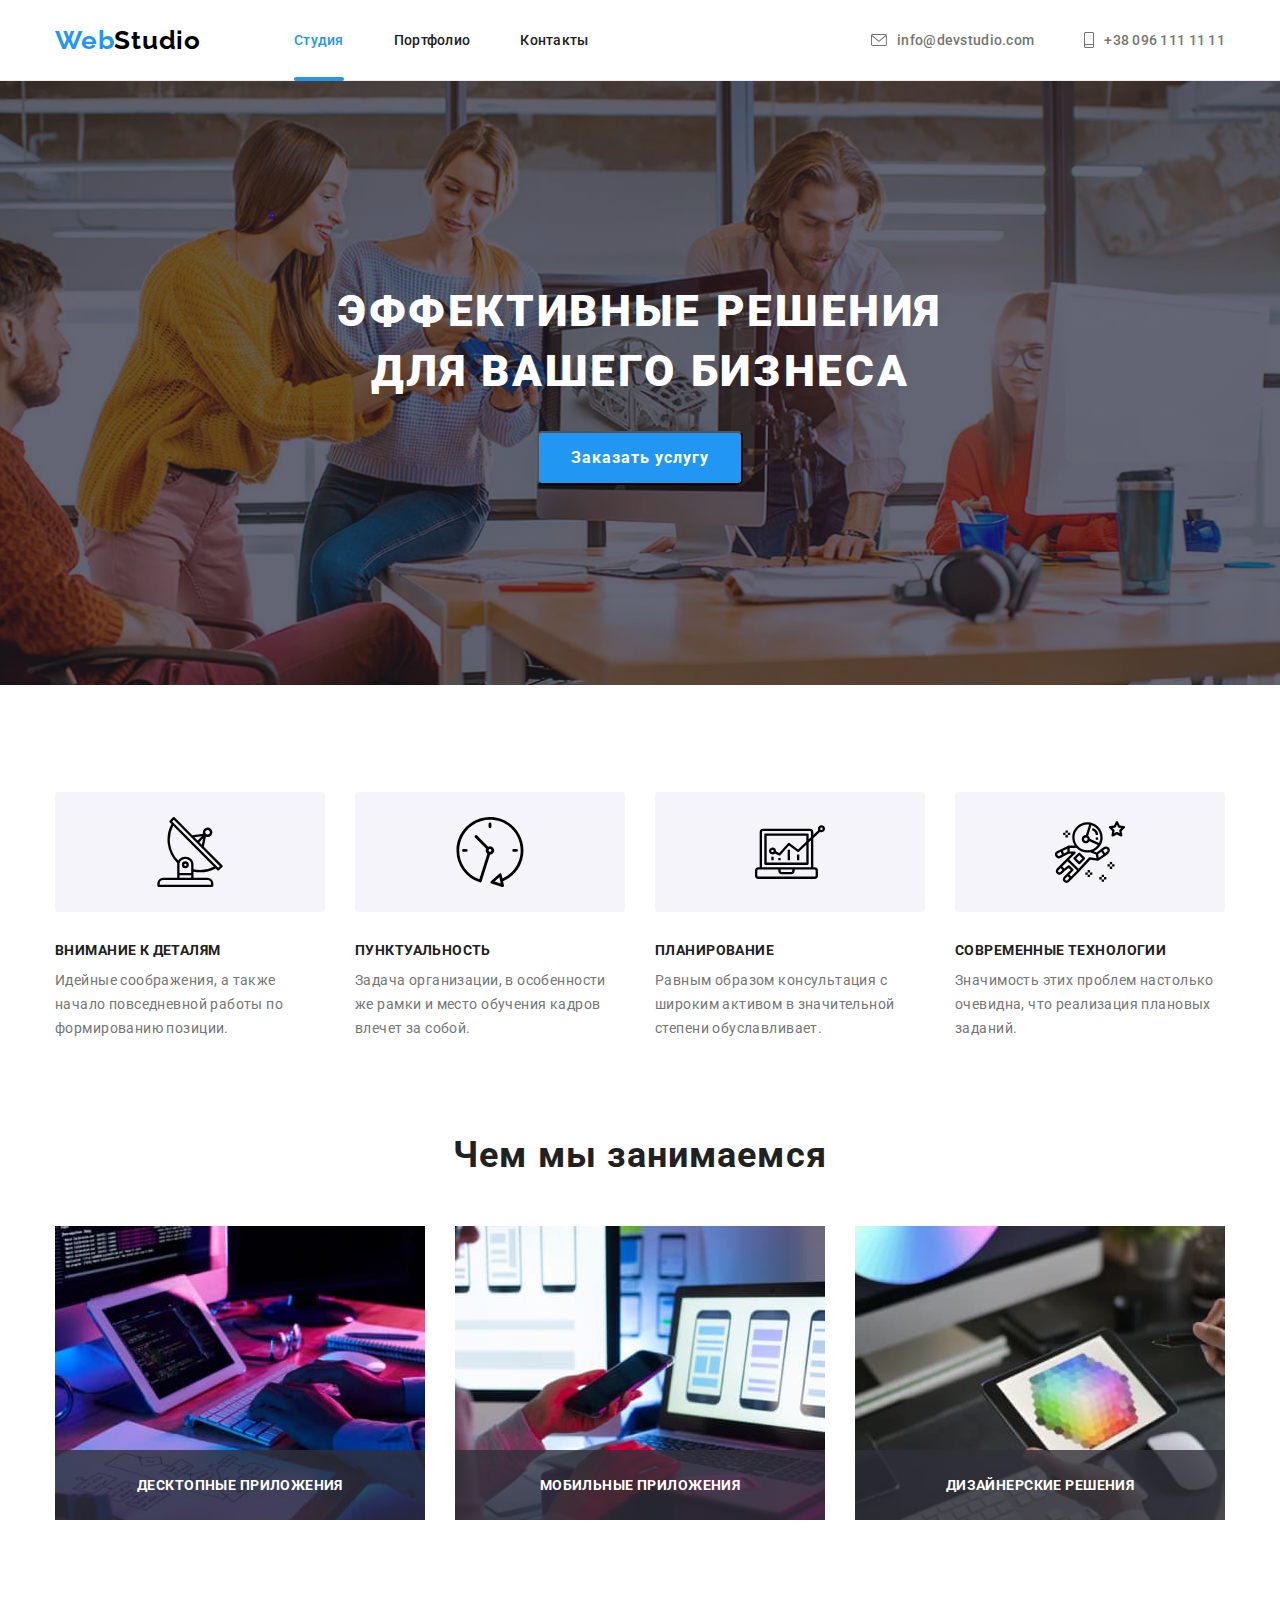
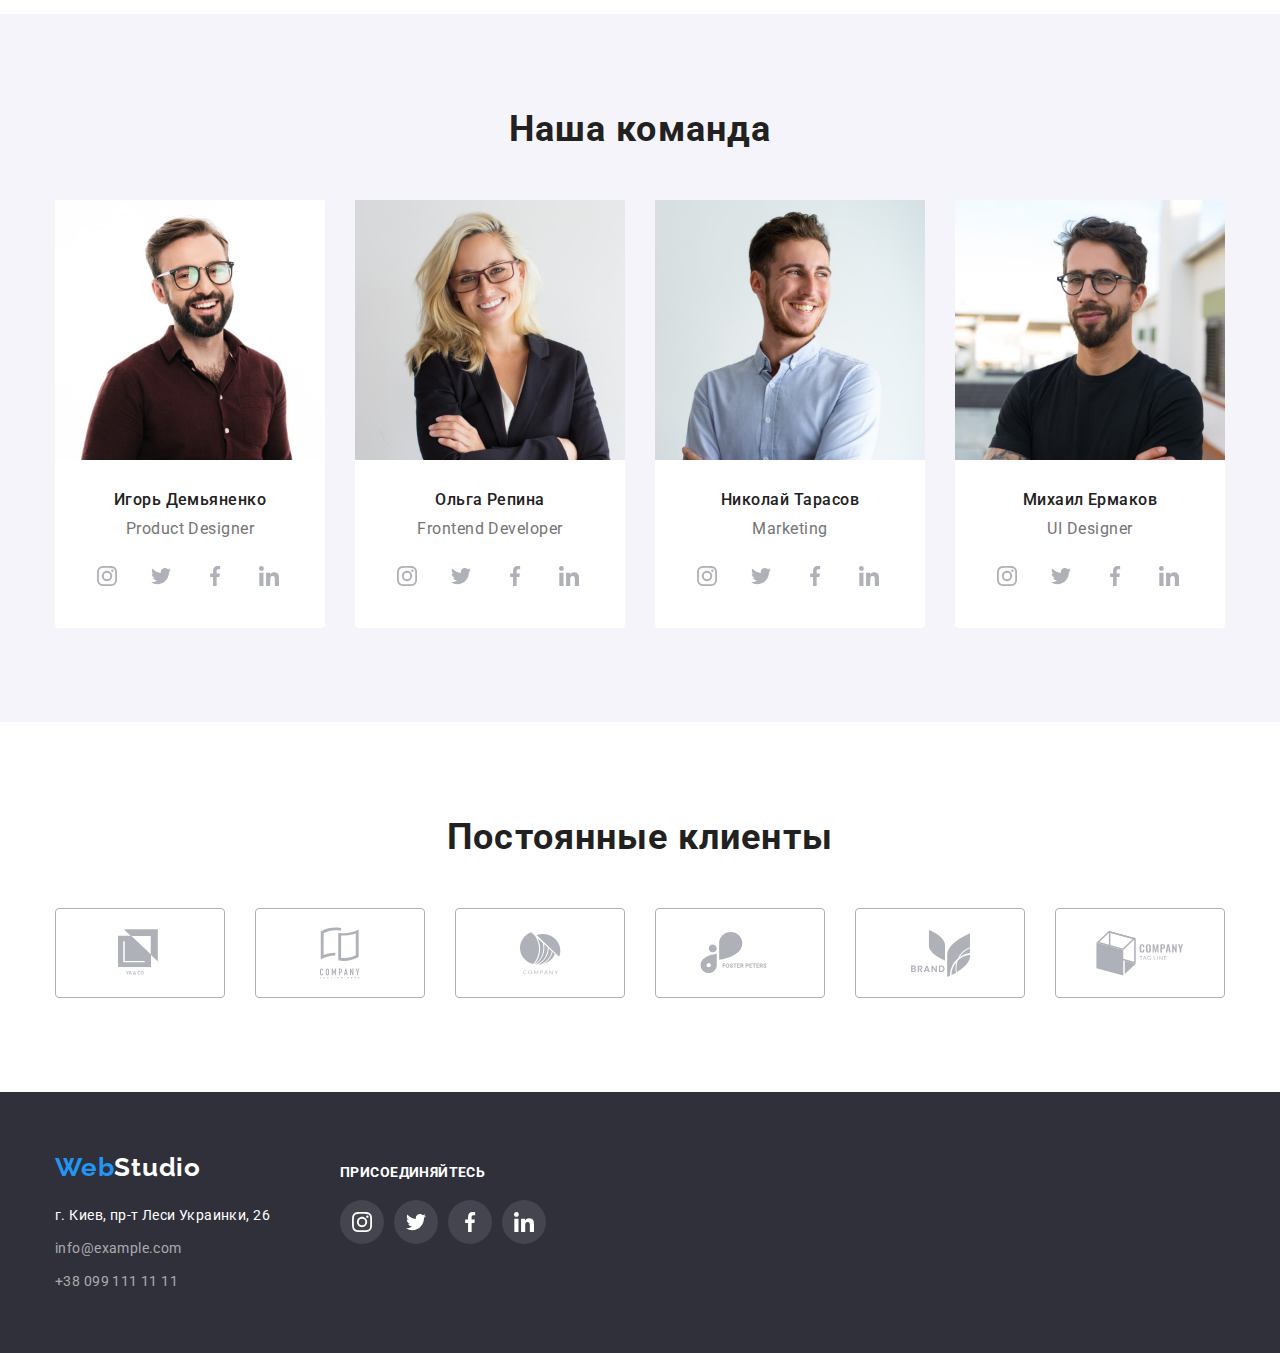
<file: index.html>
<!DOCTYPE html>
<html lang="ru">
  <head>
    <meta charset="UTF-8" />
    <meta name="viewport" content="width=device-width, initial-scale=1.0" />
    <title>Студия</title>
    <link rel="preconnect" href="https://fonts.gstatic.com" />
    <link
      href="https://fonts.googleapis.com/css2?family=Raleway:wght@400;700&family=Roboto:wght@400;500;700;900&display=swap"
      rel="stylesheet"
    />
    <link rel="stylesheet" href="./css/modern-normalize.css" />
    <link rel="stylesheet" href="./css/styles.css" />
  </head>
  <body>
    <!-- навигация в верху страницы-->
    <header class="header-section">
      <div class="container">
        <nav class="nav-logo">
          <a href="./index.html" class="logo-link"
            ><span class="logo-link-part">Web</span>Studio</a
          >
          <ul class="nav-header">
            <li><a href="" class="nav-header-item current">Студия</a></li>
            <li>
              <a href="./portfolio.html" class="nav-header-item">Портфолио</a>
            </li>
            <li><a href="" class="nav-header-item">Контакты</a></li>
          </ul>
          <ul class="header-contacts">
            <li>
              <a href="mailto:info@devstudio.com" class="header-contacts-item">
                <svg class="icon-mail" width="16" height="12">
                  <use
                    href="./images/icons/symbol-defs.svg#icon-envelope"
                  ></use>
                </svg>
                info@devstudio.com</a
              >
            </li>
            <li>
              <a href="tel:+380961111111" class="header-contacts-item">
                <svg class="icon-smartphone" width="10" height="16">
                  <use
                    href="./images/icons/symbol-defs.svg#icon-smartphone"
                  ></use>
                </svg>
                +38 096 111 11 11</a
              >
            </li>
          </ul>
        </nav>
      </div>
    </header>

    <main>
      <!-- заказать услугу -->
      <section class="tagline-section">
        <div class="container">
          <h1 class="tagline-section-title">
            Эффективные решения для вашего бизнеса
          </h1>
          <button type="button" class="tagline-section-order" data-modal-open>
            Заказать услугу
          </button>
        </div>

        <!-- МОДАЛКА -->
        <div class="backdrop is-hidden" data-modal>
          <div class="modal">
            <button type="button" class="button-modal-close" data-modal-close>
              <svg width="11" height="11">
                <use
                  href="./images/icons/symbol-defs.svg#icon-close-modal"
                ></use>
              </svg>
            </button>
            <p>
              Lorem ipsum dolor sit amet consectetur adipisicing elit. Nulla
              quis debitis quibusdam doloremque perspiciatis distinctio
              consequuntur nobis ipsa dolore earum quisquam qui eveniet maxime
              ad, numquam libero quos, veritatis accusantium similique tempora
              nemo? Quo consequuntur iusto eius aut facilis doloribus aliquam
              quae vitae dolor voluptatibus? Accusamus corrupti cumque odio
              illo.
            </p>
          </div>
        </div>
      </section>

      <!-- особенности (Наши преимущества) -->
      <section class="container advantages-section">
        <h2 class="visually-hidden">Наши преимущества</h2>
        <ul class="advantages-section-list">
          <li>
            <div class="icon-advantages-wrapper">
              <svg class="icon-advantages" width="70" height="70">
                <use href="./images/icons/symbol-defs.svg#icon-antenna-1"></use>
              </svg>
            </div>
            <h3 class="advantages-section-title">Внимание к деталям</h3>
            <p class="advantages-section-text">
              Идейные соображения, а также начало повседневной работы по
              формированию позиции.
            </p>
          </li>
          <li>
            <div class="icon-advantages-wrapper">
              <svg class="icon-advantages" width="70" height="70">
                <use href="./images/icons/symbol-defs.svg#icon-clock-1"></use>
              </svg>
            </div>
            <h3 class="advantages-section-title">Пунктуальность</h3>
            <p class="advantages-section-text">
              Задача организации, в особенности же рамки и место обучения кадров
              влечет за собой.
            </p>
          </li>
          <li>
            <div class="icon-advantages-wrapper">
              <svg class="icon-advantages" width="70" height="70">
                <use href="./images/icons/symbol-defs.svg#icon-diagram-1"></use>
              </svg>
            </div>
            <h3 class="advantages-section-title">Планирование</h3>
            <p class="advantages-section-text">
              Равным образом консультация с широким активом в значительной
              степени обуславливает.
            </p>
          </li>
          <li>
            <div class="icon-advantages-wrapper">
              <svg class="icon-advantages" width="70" height="70">
                <use
                  href="./images/icons/symbol-defs.svg#icon-astronaut-1"
                ></use>
              </svg>
            </div>
            <h3 class="advantages-section-title">Современные технологии</h3>
            <p class="advantages-section-text">
              Значимость этих проблем настолько очевидна, что реализация
              плановых заданий.
            </p>
          </li>
        </ul>
      </section>

      <!-- чем мы занимаемся -->
      <section class="busy-section container">
        <h2 class="section-title">Чем мы занимаемся</h2>
        <ul class="busy-section-list">
          <li>
            <img src="./images/pc-graph.jpg" alt="Разработка" />
            <p>Десктопные приложения</p>
          </li>
          <li>
            <img src="./images/mob-pc.jpg" alt="Приложения" />
            <p>Мобильные приложения</p>
          </li>
          <li>
            <img src="./images/pocket-color.jpg" alt="Дизайн" />
            <p>Дизайнерские решения</p>
          </li>
        </ul>
      </section>

      <!-- наша команда -->
      <section class="team-section">
        <div class="container">
          <h2 class="section-title">Наша команда</h2>
          <ul>
            <li class="team-section-item">
              <img src="./images/idemyanenko.jpg" alt="Игорь Демьяненко" />
              <div class="team-section-text">
                <h3 class="team-section-name">Игорь Демьяненко</h3>
                <p class="team-section-position">Product Designer</p>
                <ul class="team-social-list">
                  <li class="team-social-item">
                    <a href="#" class="team-social-link">
                      <svg width="44" height="44">
                        <use
                          href="./images/icons/symbol-defs.svg#icon-instagram-2"
                        ></use>
                      </svg>
                    </a>
                  </li>
                  <li class="team-social-item">
                    <a href="#" class="team-social-link">
                      <svg width="44" height="44">
                        <use
                          href="./images/icons/symbol-defs.svg#icon-twitter-1"
                        ></use>
                      </svg>
                    </a>
                  </li>
                  <li class="team-social-item">
                    <a href="#" class="team-social-link">
                      <svg width="44" height="44">
                        <use
                          href="./images/icons/symbol-defs.svg#icon-facebook-1"
                        ></use>
                      </svg>
                    </a>
                  </li>
                  <li class="team-social-item">
                    <a href="#" class="team-social-link">
                      <svg width="44" height="44">
                        <use
                          href="./images/icons/symbol-defs.svg#icon-linkedin-1"
                        ></use>
                      </svg>
                    </a>
                  </li>
                </ul>
              </div>
            </li>
            <li class="team-section-item">
              <img src="./images/orepina.jpg" alt="Ольга Репина" />
              <div class="team-section-text">
                <h3 class="team-section-name">Ольга Репина</h3>
                <p class="team-section-position">Frontend Developer</p>
                <ul class="team-social-list">
                  <li class="team-social-item">
                    <a href="#" class="team-social-link">
                      <svg width="44" height="44">
                        <use
                          href="./images/icons/symbol-defs.svg#icon-instagram-2"
                        ></use>
                      </svg>
                    </a>
                  </li>
                  <li class="team-social-item">
                    <a href="#" class="team-social-link">
                      <svg width="44" height="44">
                        <use
                          href="./images/icons/symbol-defs.svg#icon-twitter-1"
                        ></use>
                      </svg>
                    </a>
                  </li>
                  <li class="team-social-item">
                    <a href="#" class="team-social-link">
                      <svg width="44" height="44">
                        <use
                          href="./images/icons/symbol-defs.svg#icon-facebook-1"
                        ></use>
                      </svg>
                    </a>
                  </li>
                  <li class="team-social-item">
                    <a href="#" class="team-social-link">
                      <svg width="44" height="44">
                        <use
                          href="./images/icons/symbol-defs.svg#icon-linkedin-1"
                        ></use>
                      </svg>
                    </a>
                  </li>
                </ul>
              </div>
            </li>
            <li class="team-section-item">
              <img src="./images/ntarasov.jpg" alt="Николай Тарасов" />
              <div class="team-section-text">
                <h3 class="team-section-name">Николай Тарасов</h3>
                <p class="team-section-position">Marketing</p>
                <ul class="team-social-list">
                  <li class="team-social-item">
                    <a href="#" class="team-social-link">
                      <svg width="44" height="44">
                        <use
                          href="./images/icons/symbol-defs.svg#icon-instagram-2"
                        ></use>
                      </svg>
                    </a>
                  </li>
                  <li class="team-social-item">
                    <a href="#" class="team-social-link">
                      <svg width="44" height="44">
                        <use
                          href="./images/icons/symbol-defs.svg#icon-twitter-1"
                        ></use>
                      </svg>
                    </a>
                  </li>
                  <li class="team-social-item">
                    <a href="#" class="team-social-link">
                      <svg width="44" height="44">
                        <use
                          href="./images/icons/symbol-defs.svg#icon-facebook-1"
                        ></use>
                      </svg>
                    </a>
                  </li>
                  <li class="team-social-item">
                    <a href="#" class="team-social-link">
                      <svg width="44" height="44">
                        <use
                          href="./images/icons/symbol-defs.svg#icon-linkedin-1"
                        ></use>
                      </svg>
                    </a>
                  </li>
                </ul>
              </div>
            </li>
            <li class="team-section-item">
              <img src="./images/mermakov.jpg" alt="Михаил Ермаков" />
              <div class="team-section-text">
                <h3 class="team-section-name">Михаил Ермаков</h3>
                <p class="team-section-position">UI Designer</p>
                <ul class="team-social-list">
                  <li class="team-social-item">
                    <a href="#" class="team-social-link">
                      <svg width="44" height="44">
                        <use
                          href="./images/icons/symbol-defs.svg#icon-instagram-2"
                        ></use>
                      </svg>
                    </a>
                  </li>
                  <li class="team-social-item">
                    <a href="#" class="team-social-link">
                      <svg width="44" height="44">
                        <use
                          href="./images/icons/symbol-defs.svg#icon-twitter-1"
                        ></use>
                      </svg>
                    </a>
                  </li>
                  <li class="team-social-item">
                    <a href="#" class="team-social-link">
                      <svg width="44" height="44">
                        <use
                          href="./images/icons/symbol-defs.svg#icon-facebook-1"
                        ></use>
                      </svg>
                    </a>
                  </li>
                  <li class="team-social-item">
                    <a href="#" class="team-social-link">
                      <svg width="44" height="44">
                        <use
                          href="./images/icons/symbol-defs.svg#icon-linkedin-1"
                        ></use>
                      </svg>
                    </a>
                  </li>
                </ul>
              </div>
            </li>
          </ul>
        </div>
      </section>

      <!-- СЕКЦИЯ ПОСТОЯННЫЕ КЛИЕНТЫ -->
      <section class="regular-customers">
        <div class="container">
          <h2 class="section-title">Постоянные клиенты</h2>
          <ul class="regular-list">
            <li>
              <a href="#" class="regular-link">
                <svg width="44" height="49">
                  <use href="./images/icons/symbol-defs.svg#icon-logo-1"></use>
                </svg>
              </a>
            </li>
            <li>
              <div class="icon-regular-wrapper">
                <a href="#" class="regular-link">
                  <svg width="40" height="52">
                    <use
                      href="./images/icons/symbol-defs.svg#icon-logo-2"
                    ></use>
                  </svg>
                </a>
              </div>
            </li>
            <li>
              <div class="icon-regular-wrapper">
                <a href="#" class="regular-link">
                  <svg width="41" height="43">
                    <use
                      href="./images/icons/symbol-defs.svg#icon-logo-3"
                    ></use>
                  </svg>
                </a>
              </div>
            </li>
            <li>
              <div class="icon-regular-wrapper">
                <a href="#" class="regular-link">
                  <svg width="80" height="42">
                    <use
                      href="./images/icons/symbol-defs.svg#icon-logo-4"
                    ></use>
                  </svg>
                </a>
              </div>
            </li>
            <li>
              <div class="icon-regular-wrapper">
                <a href="#" class="regular-link">
                  <svg width="59" height="47">
                    <use
                      href="./images/icons/symbol-defs.svg#icon-logo-5"
                    ></use>
                  </svg>
                </a>
              </div>
            </li>
            <li>
              <div class="icon-regular-wrapper">
                <a href="#" class="regular-link">
                  <svg width="88" height="45">
                    <use
                      href="./images/icons/symbol-defs.svg#icon-logo-6"
                    ></use>
                  </svg>
                </a>
              </div>
            </li>
          </ul>
        </div>
      </section>
    </main>

    <!-- footer -->
    <footer class="footer">
      <div class="container">
        <div class="footer-contacts-wrapper">
          <a href="./index.html" class="logo-link-footer"
            ><span class="logo-link-part">Web</span>Studio</a
          >
          <address>
            <p class="footer-location-text">г. Киев, пр-т Леси Украинки, 26</p>
            <a href="mailto:info@example.com" class="footer-contacts"
              >info@example.com
            </a>
            <a href="tel:+380991111111" class="footer-contacts"
              >+38 099 111 11 11
            </a>
          </address>
        </div>
        <div class="footer-join">
          <h3>Присоединяйтесь</h3>
          <ul class="footer-social-list">
            <li class="footer-social-item">
              <a href="#" class="footer-social-link">
                <svg width="44" height="44">
                  <use
                    href="./images/icons/symbol-defs.svg#icon-instagram-2"
                  ></use>
                </svg>
              </a>
            </li>
            <li class="footer-social-item">
              <a href="#" class="footer-social-link">
                <svg width="44" height="44">
                  <use
                    href="./images/icons/symbol-defs.svg#icon-twitter-1"
                  ></use>
                </svg>
              </a>
            </li>
            <li class="footer-social-item">
              <a href="#" class="footer-social-link">
                <svg width="44" height="44">
                  <use
                    href="./images/icons/symbol-defs.svg#icon-facebook-1"
                  ></use>
                </svg>
              </a>
            </li>
            <li class="footer-social-item">
              <a href="#" class="footer-social-link">
                <svg width="44" height="44">
                  <use
                    href="./images/icons/symbol-defs.svg#icon-linkedin-1"
                  ></use>
                </svg>
              </a>
            </li>
          </ul>
        </div>
      </div>
    </footer>

    <script src="./js/modal.js"></script>
  </body>
</html>
</file>
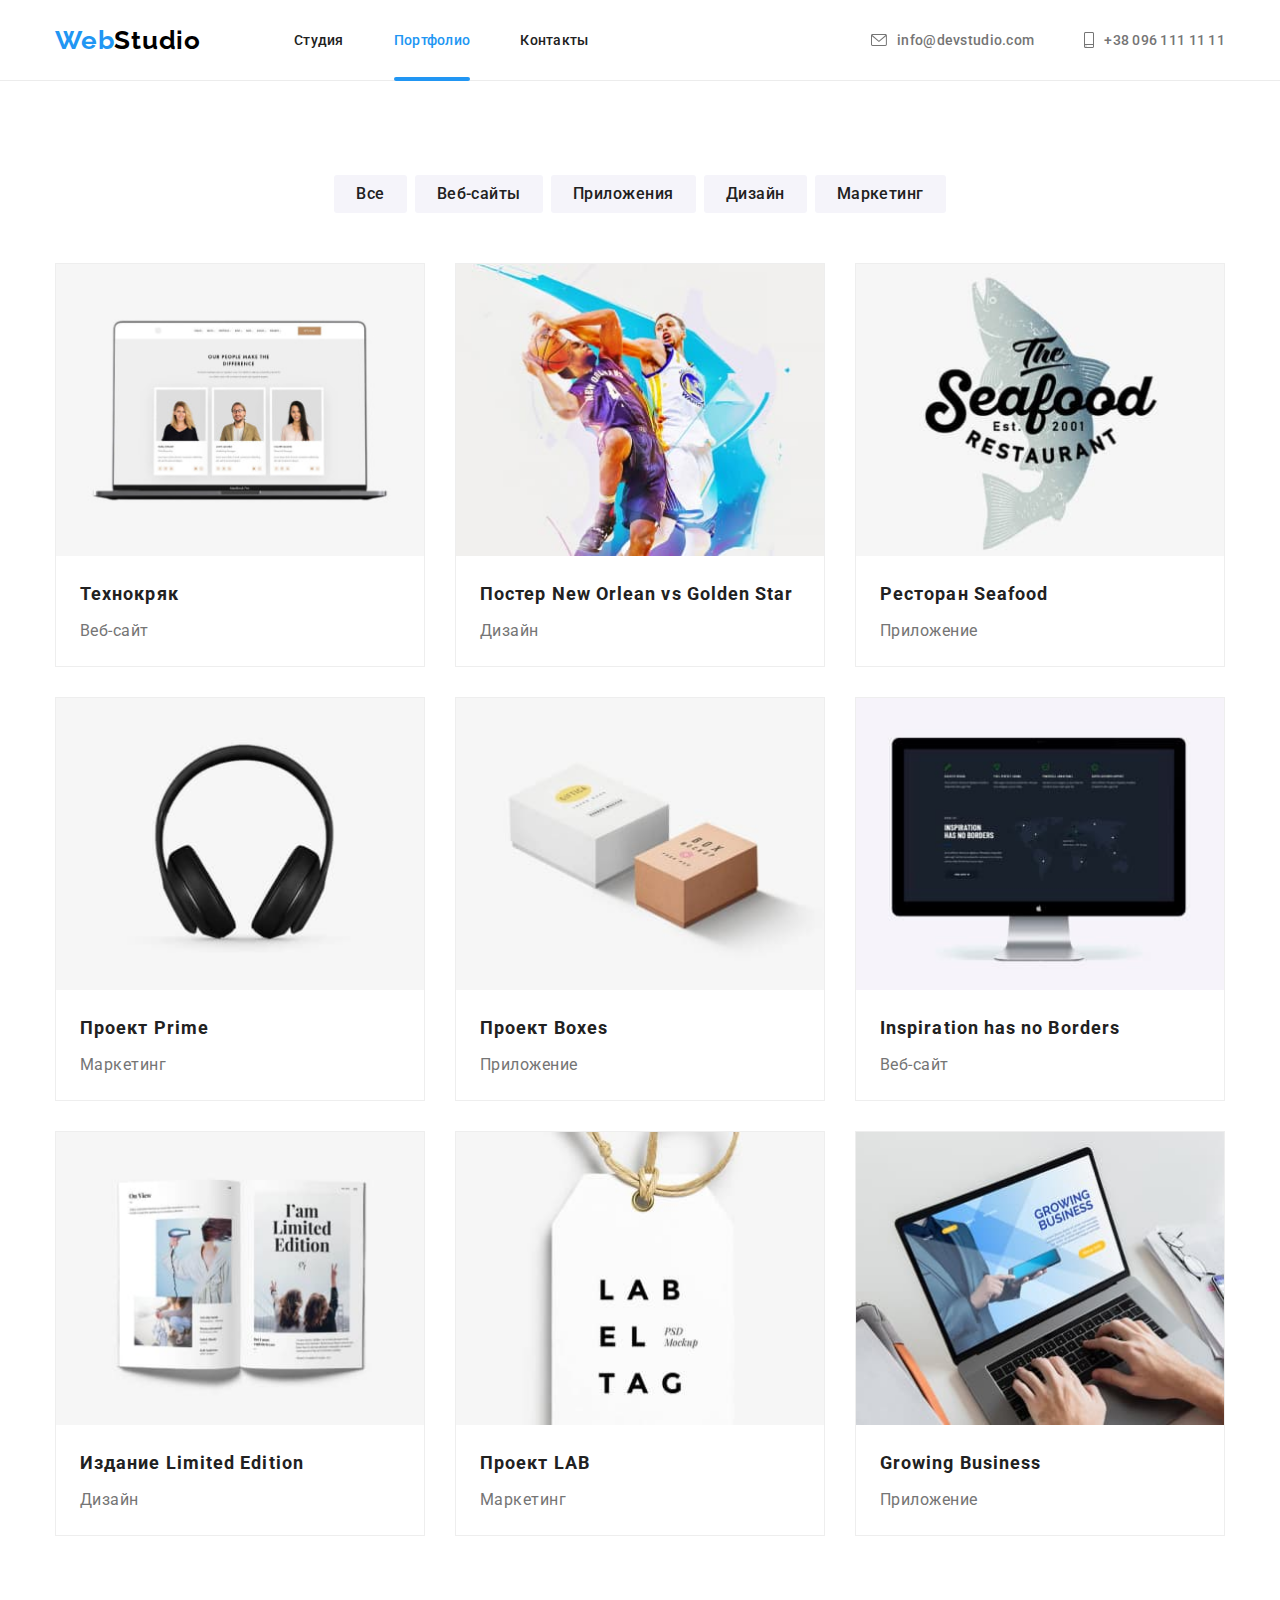
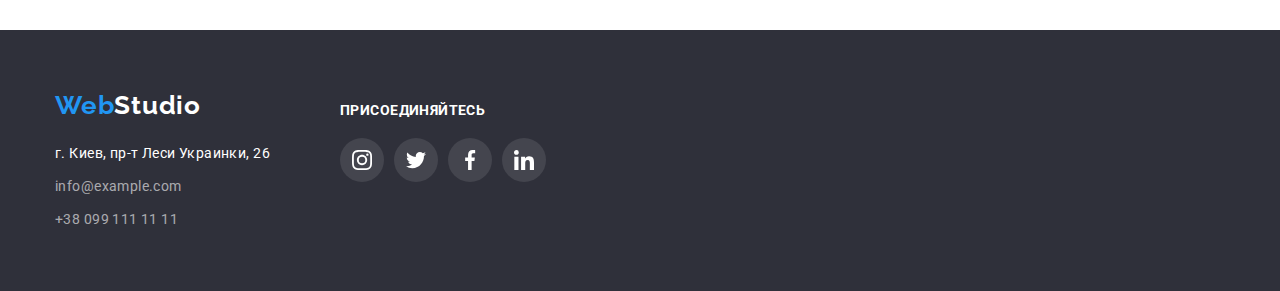
<file: portfolio.html>
<!DOCTYPE html>
<html lang="en">
  <head>
    <meta charset="UTF-8" />
    <meta http-equiv="X-UA-Compatible" content="IE=edge" />
    <meta name="viewport" content="width=device-width, initial-scale=1.0" />
    <title>Портфолио</title>
    <link rel="preconnect" href="https://fonts.gstatic.com" />
    <link
      href="https://fonts.googleapis.com/css2?family=Raleway:wght@400;700&family=Roboto:wght@400;500;700;900&display=swap"
      rel="stylesheet"
    />
    <link rel="stylesheet" href="./css/modern-normalize.css" />
    <link rel="stylesheet" href="./css/styles.css" />
  </head>
  <body>
    <!-- навигация в верху страницы, такая же шапка, как на главной (студия) -->
    <header class="header-section">
      <div class="container">
        <nav class="nav-logo">
          <a href="./index.html" class="logo-link"
            ><span class="logo-link-part">Web</span>Studio</a
          >
          <ul class="nav-header">
            <li><a href="./index.html" class="nav-header-item">Студия</a></li>
            <li>
              <a href="" class="nav-header-item current">Портфолио</a>
            </li>
            <li><a href="" class="nav-header-item">Контакты</a></li>
          </ul>
          <ul class="header-contacts">
            <li>
              <a href="mailto:info@devstudio.com" class="header-contacts-item">
                <svg class="icon-mail" width="16" height="12">
                  <use
                    href="./images/icons/symbol-defs.svg#icon-envelope"
                  ></use>
                </svg>
                info@devstudio.com</a
              >
            </li>
            <li>
              <a href="tel:+380961111111" class="header-contacts-item">
                <svg class="icon-smartphone" width="10" height="16">
                  <use
                    href="./images/icons/symbol-defs.svg#icon-smartphone"
                  ></use>
                </svg>
                +38 096 111 11 11</a
              >
            </li>
          </ul>
        </nav>
      </div>
    </header>

    <main>
      <h1 class="visually-hidden">Примеры работ</h1>
      <!-- кнопки фильтр примеров работ -->
      <section class="portfolio container">
        <ul class="portfolio-button-list">
          <li><button type="button" class="works-button">Все</button></li>
          <li>
            <button type="button" class="works-button">Веб-сайты</button>
          </li>
          <li>
            <button type="button" class="works-button">Приложения</button>
          </li>
          <li><button type="button" class="works-button">Дизайн</button></li>
          <li>
            <button type="button" class="works-button">Маркетинг</button>
          </li>
        </ul>
        <!-- карточки примеров работ -->
        <ul class="card-set">
          <li class="card-set-item">
            <a href="#">
              <div class="thumb">
                <img src="./images/technocryak.jpg" alt="Технокряк" />
                <p class="card-set-text-overlay">
                  Технокряк это современная площадка распространения
                  коронавируса. Компании используют эту платформу для цифрового
                  шпионажа и атак на защищённые сервера конкурентов.
                </p>
              </div>
              <div class="card-set-text">
                <h2 class="works-cart-title">Технокряк</h2>
                <p class="works-cart-text">Веб-сайт</p>
              </div>
            </a>
          </li>
          <li class="card-set-item">
            <a href="#">
              <div class="thumb">
                <img
                  src="./images/neworleangoldenstar.jpg"
                  alt="Постер New Orlean vs Golden Star"
                />
                <p class="card-set-text-overlay">
                  Технокряк это современная площадка распространения
                  коронавируса. Компании используют эту платформу для цифрового
                  шпионажа и атак на защищённые сервера конкурентов.
                </p>
              </div>
              <div class="card-set-text">
                <h2 class="works-cart-title">
                  Постер New Orlean vs Golden Star
                </h2>
                <p class="works-cart-text">Дизайн</p>
              </div>
            </a>
          </li>
          <li class="card-set-item">
            <a href="">
              <div class="thumb">
                <img src="./images/seafood.jpg" alt="Ресторан Seafood" />
                <p class="card-set-text-overlay">
                  Технокряк это современная площадка распространения
                  коронавируса. Компании используют эту платформу для цифрового
                  шпионажа и атак на защищённые сервера конкурентов.
                </p>
              </div>
              <div class="card-set-text">
                <h2 class="works-cart-title">Ресторан Seafood</h2>
                <p class="works-cart-text">Приложение</p>
              </div>
            </a>
          </li>
          <li class="card-set-item">
            <a href="#">
              <div class="thumb">
                <img src="./images/prime.jpg" alt="Проект Prime" />
                <p class="card-set-text-overlay">
                  Технокряк это современная площадка распространения
                  коронавируса. Компании используют эту платформу для цифрового
                  шпионажа и атак на защищённые сервера конкурентов.
                </p>
              </div>
              <div class="card-set-text">
                <h2 class="works-cart-title">Проект Prime</h2>
                <p class="works-cart-text">Маркетинг</p>
              </div>
            </a>
          </li>
          <li class="card-set-item">
            <a href="#">
              <div class="thumb">
                <img src="./images/boxes.jpg" alt="Проект Boxes" />
                <p class="card-set-text-overlay">
                  Технокряк это современная площадка распространения
                  коронавируса. Компании используют эту платформу для цифрового
                  шпионажа и атак на защищённые сервера конкурентов.
                </p>
              </div>
              <div class="card-set-text">
                <h2 class="works-cart-title">Проект Boxes</h2>
                <p class="works-cart-text">Приложение</p>
              </div>
            </a>
          </li>
          <li class="card-set-item">
            <a href="#">
              <div class="thumb">
                <img
                  src="./images/inspirationhasnoborders.jpg"
                  alt="Inspiration has no Borders"
                />
                <p class="card-set-text-overlay">
                  Технокряк это современная площадка распространения
                  коронавируса. Компании используют эту платформу для цифрового
                  шпионажа и атак на защищённые сервера конкурентов.
                </p>
              </div>
              <div class="card-set-text">
                <h2 class="works-cart-title">Inspiration has no Borders</h2>
                <p class="works-cart-text">Веб-сайт</p>
              </div>
            </a>
          </li>
          <li class="card-set-item">
            <a href="#">
              <div class="thumb">
                <img
                  src="./images/limitededition.jpg"
                  alt="Издание Limited Edition"
                />
                <p class="card-set-text-overlay">
                  Технокряк это современная площадка распространения
                  коронавируса. Компании используют эту платформу для цифрового
                  шпионажа и атак на защищённые сервера конкурентов.
                </p>
              </div>
              <div class="card-set-text">
                <h2 class="works-cart-title">Издание Limited Edition</h2>
                <p class="works-cart-text">Дизайн</p>
              </div>
            </a>
          </li>
          <li class="card-set-item">
            <a href="#">
              <div class="thumb">
                <img src="./images/lab.jpg" alt="Проект LAB" />
                <p class="card-set-text-overlay">
                  Технокряк это современная площадка распространения
                  коронавируса. Компании используют эту платформу для цифрового
                  шпионажа и атак на защищённые сервера конкурентов.
                </p>
              </div>
              <div class="card-set-text">
                <h2 class="works-cart-title">Проект LAB</h2>
                <p class="works-cart-text">Маркетинг</p>
              </div>
            </a>
          </li>
          <li class="card-set-item">
            <a href="#">
              <div class="thumb">
                <img
                  src="./images/growingbusiness.jpg"
                  alt="Growing Business"
                />
                <p class="card-set-text-overlay">
                  Технокряк это современная площадка распространения
                  коронавируса. Компании используют эту платформу для цифрового
                  шпионажа и атак на защищённые сервера конкурентов.
                </p>
              </div>
              <div class="card-set-text">
                <h2 class="works-cart-title">Growing Business</h2>
                <p class="works-cart-text">Приложение</p>
              </div>
            </a>
          </li>
        </ul>
      </section>
    </main>

    <!-- footer -->
    <footer class="footer">
      <div class="container">
        <div class="footer-contacts-wrapper">
          <a href="./index.html" class="logo-link-footer"
            ><span class="logo-link-part">Web</span>Studio</a
          >
          <address>
            <p class="footer-location-text">г. Киев, пр-т Леси Украинки, 26</p>
            <a href="mailto:info@example.com" class="footer-contacts"
              >info@example.com
            </a>
            <a href="tel:+380991111111" class="footer-contacts"
              >+38 099 111 11 11
            </a>
          </address>
        </div>
        <div class="footer-join">
          <h3>Присоединяйтесь</h3>
          <ul class="footer-social-list">
            <li class="footer-social-item">
              <a href="#" class="footer-social-link">
                <svg width="44" height="44">
                  <use
                    href="./images/icons/symbol-defs.svg#icon-instagram-2"
                  ></use>
                </svg>
              </a>
            </li>
            <li class="footer-social-item">
              <a href="#" class="footer-social-link">
                <svg width="44" height="44">
                  <use
                    href="./images/icons/symbol-defs.svg#icon-twitter-1"
                  ></use>
                </svg>
              </a>
            </li>
            <li class="footer-social-item">
              <a href="#" class="footer-social-link">
                <svg width="44" height="44">
                  <use
                    href="./images/icons/symbol-defs.svg#icon-facebook-1"
                  ></use>
                </svg>
              </a>
            </li>
            <li class="footer-social-item">
              <a href="#" class="footer-social-link">
                <svg width="44" height="44">
                  <use
                    href="./images/icons/symbol-defs.svg#icon-linkedin-1"
                  ></use>
                </svg>
              </a>
            </li>
          </ul>
        </div>
      </div>
    </footer>
  </body>
</html>
</file>
<file: css/styles.css>
:root {
  --brand-color: rgba(33, 150, 243, 1);
  --text-blue-color: rgba(33, 150, 243, 1);
  --text-white-color: rgba(255, 255, 255, 1);
  --text-logo-color: rgba(0, 0, 0, 1);
  --text-bold-color: rgba(33, 33, 33, 1);
  --text-main-color: rgba(117, 117, 117, 1);
  --link-hover-color: rgba(33, 150, 243, 1);
  --link-footer-color: rgba(255, 255, 255, 0.6);
  --background-dark: rgba(47, 48, 58, 1);
  --background-light: rgba(245, 244, 250, 1);
  --background-white: rgba(255, 255, 255, 1);

  --card-set-gap: 30px;

  --func-cubic: cubic-bezier(0.4, 0, 0.2, 1);
}

body {
  font-family: 'Roboto', sans-serif;
  /* font-family: 'Raleway', sans-serif; */
}

h1,
h2,
h3,
h4,
h5,
h6,
p {
  margin: 0;
}

img {
  display: block;
  max-width: 100%;
  height: auto;
}

/* ---COMMON--- */

.section-title {
  font-weight: bold;
  font-size: 36px;
  line-height: 42px;
  text-align: center;
  letter-spacing: 0.03em;
  color: var(--text-bold-color);
}

.nav-header-item.current {
  color: var(--link-hover-color);
}

.visually-hidden {
  position: absolute;
  width: 1px;
  height: 1px;
  margin: -1px;
  border: 0;
  padding: 0;
  white-space: nowrap;
  clip-path: inset(100%);
  clip: rect(0 0 0 0);
  overflow: hidden;
}

/* MODALS */

.backdrop {
  z-index: 1000;
  position: fixed;
  top: 0;
  left: 0;
  width: 100%;
  height: 100%;
  background-color: rgba(0, 0, 0, 0.2);

  opacity: 1;

  transition: opacity 250ms var(--func-cubic);
}

.backdrop.is-hidden {
  opacity: 0;
  visibility: hidden;
  pointer-events: none;
}

.backdrop.is-hidden .modal {
  transform: translate(-50%, -50%) scale(1.1);
  opacity: 0;
}

.modal {
  position: absolute;
  top: 50%;
  left: 50%;

  min-width: 528px;
  min-height: 581px;

  padding: 40px;

  background-color: var(--background-white);

  transform: translate(-50%, -50%) scale(1);
  opacity: 1;
  transition: transform 250ms var(--func-cubic), opacity 250ms var(--func-cubic);
}

.button-modal-close {
  position: absolute;
  top: 8px;
  right: 8px;

  display: flex;
  justify-content: center;
  align-items: center;

  width: 30px;
  height: 30px;
  border-radius: 50%;
  border: 1px solid rgba(0, 0, 0, 0.1);
  background-color: var(--background-white);
}

.button-modal-close svg {
  fill: currentColor;
}

/* CONTAINER */
.container {
  width: 1200px;
  padding-left: 15px;
  padding-right: 15px;

  margin-left: auto;
  margin-right: auto;

  /* outline: 1px solid tomato; */
}

/* ---INDEX.HTML--- */

/* HEADER */

.header-section {
  border-bottom: 1px solid #ececec;
}

.nav-logo,
.nav-header,
.header-contacts {
  display: flex;
}

.nav-logo {
  justify-content: space-between;
  align-items: center;

  /* padding-top: 24px;
  padding-bottom: 24px; */
}

.nav-logo .logo-link {
  font-family: 'Raleway', sans-serif;
  font-weight: bold;
  font-size: 26px;
  line-height: 31px;
  letter-spacing: 0.03em;
  color: var(--text-logo-color);
}

.logo-link {
  margin-right: 93px;
  padding-top: 24px;
  padding-bottom: 24px;
}

.logo-link-part {
  color: var(--brand-color);
}

.nav-header {
  font-weight: 500;
  font-size: 14px;
  line-height: 16px;
  letter-spacing: 0.02em;
}

.nav-header li {
  position: relative;
}

.nav-header li:not(:first-child) {
  margin-left: 50px;
}

.nav-header-item {
  display: inline-block;
  padding-top: 32px;
  padding-bottom: 32px;

  color: var(--text-bold-color);

  transition: color 250ms var(--func-cubic);
}

.nav-header-item:hover,
.nav-header-item:focus {
  color: var(--link-hover-color);
}

.nav-header-item.current::after {
  content: '';

  position: absolute;
  left: 0;
  bottom: -1px;

  display: block;
  width: 100%;
  height: 4px;
  background-color: var(--brand-color);
  border-radius: 2px;
}

.header-contacts {
  font-weight: 500;
  font-size: 14px;
  line-height: 16px;
  letter-spacing: 0.02em;
}

.header-contacts {
  /* margin-left: 331px; */
  margin-left: auto;
}

.header-contacts li:last-child {
  margin-left: 50px;
}

.header-contacts-item {
  display: flex;
  align-items: center;

  color: var(--text-main-color);

  transition: color 250ms var(--func-cubic);
}

.header-contacts-item:hover,
.header-contacts-item:focus {
  color: var(--link-hover-color);
}

.icon-mail {
  margin-right: 10px;
  fill: currentColor;
}

.icon-smartphone {
  margin-right: 10px;
  /* fill: var(--text-main-color); */
  fill: currentColor;
}

/* СЕКЦИЯ ЗАКАЗАТЬ УСЛУГУ */

.tagline-section {
  max-width: 1600px;
  /* height: 600px; */
  margin-left: auto;
  margin-right: auto;
  padding-top: 200px;
  padding-bottom: 200px;

  background-color: var(--background-dark);
  background-image: linear-gradient(
      to right,
      rgba(47, 48, 58, 0.4),
      rgba(47, 48, 58, 0.4)
    ),
    url(../images/back-header.jpg);
  background-size: cover;
  background-repeat: no-repeat;
  background-position: center;
  text-align: center;
}

.tagline-section-title {
  /* padding-top: 200px; */
  width: 696px;
  margin-left: auto;
  margin-right: auto;

  font-weight: 900;
  font-size: 44px;
  line-height: 60px;
  /* or 136% */

  letter-spacing: 0.06em;
  text-transform: uppercase;
  color: var(--text-white-color);
}

.tagline-section-order {
  display: inline-block;
  margin-top: 30px;
  /* margin-bottom: 200px; */
  padding: 10px 32px;

  font-weight: bold;
  font-size: 16px;
  line-height: 30px;
  /* identical to box height, or 187% */

  /* text-align: center; */
  letter-spacing: 0.06em;
  color: var(--text-white-color);
  background: var(--brand-color);
  border-radius: 5px;
}

.advantages-section {
  padding-top: 107px;
}

.container.advantages-section ul {
  display: flex;
  justify-content: space-between;
}

/* .advantages-section-list .icon-advantages{
  display: flex;.
  justify-content: center;
  align-items: center;
} */

.icon-advantages-wrapper {
  height: 120px;
  padding: 25px 100px;
  margin-bottom: 30px;

  background-color: var(--background-light);
  border-radius: 4px;
}

.icon-advantages {
  display: block;
  margin-left: auto;
  margin-right: auto;
}

.advantages-section-list li:not(:last-child) {
  margin-right: 30px;
}

.advantages-section-title {
  margin-bottom: 10px;

  font-weight: bold;
  font-size: 14px;
  line-height: 16px;
  letter-spacing: 0.03em;
  text-transform: uppercase;
  color: var(--text-bold-color);
}

.advantages-section-text {
  /* margin-top: 10px; */

  font-size: 14px;
  line-height: 24px;
  /* or 171% */
  letter-spacing: 0.03em;
  color: var(--text-main-color);
}

.busy-section .section-title {
  margin-bottom: 50px;
}

.busy-section {
  padding-top: 94px;
  padding-bottom: 94px;
}

.busy-section-list {
  z-index: 2;
  display: flex;
  justify-content: space-between;
}

.busy-section-list li {
  position: relative;
}

.busy-section-list p {
  z-index: 2;
  position: absolute;

  bottom: 0;
  padding-top: 27px;
  padding-bottom: 27px;

  width: 100%;
  text-align: center;

  font-weight: bold;
  font-size: 14px;
  line-height: 16px;
  letter-spacing: 0.03em;
  text-transform: uppercase;
  color: var(--text-white-color);
  background-color: rgba(47, 48, 58, 0.8);
}

.busy-section-list li:not(:last-child) {
  margin-right: 30px;
}

.team-section {
  background-color: var(--background-light);
}

.team-section > .container {
  padding-top: 94px;
  padding-bottom: 94px;
}

.team-section .section-title {
  margin-bottom: 50px;
}

.team-section ul {
  display: flex;
}

.team-section-item {
  border-bottom-left-radius: 4px;
  border-bottom-right-radius: 4px;

  background-color: var(--background-white);
}

.team-section-item:not(:last-child) {
  margin-right: 30px;
}

.team-section-text {
  padding: 30px;
  /* text-align: center; */
}

.team-section-name {
  font-weight: 500;
  font-size: 16px;
  line-height: 19px;
  /* identical to box height */
  text-align: center;
  letter-spacing: 0.03em;
  color: var(--text-bold-color);
}

.team-section-position {
  margin-top: 10px;
  margin-bottom: 16px;

  font-weight: normal;
  font-size: 16px;
  line-height: 19px;
  /* identical to box height */
  text-align: center;
  letter-spacing: 0.03em;
  color: var(--text-main-color);
}

/* .team-social-list {
  margin: 16px 32px 30px 32px;
} */

.team-social-list li:not(:last-child) {
  margin-right: 10px;
}

.team-social-item {
  display: flex;
  justify-content: center;
  align-items: center;
}

.team-social-link {
  display: flex;
  justify-content: center;
  align-items: center;

  width: 44px;
  height: 44px;

  border-radius: 50%;
  color: rgba(175, 177, 184, 1);

  transition: background-color 250ms var(--func-cubic),
    color 250ms var(--func-cubic);

  /* outline: 1px solid red; */
}

.team-social-link svg {
  width: 20px;
  height: 20px;
  fill: currentColor;
}

.team-social-link:hover,
.team-social-link:focus {
  background-color: var(--link-hover-color);
  color: var(--text-white-color);
}

/* СЕКЦИЯ ПОСТОЯННЫЕ КЛИЕНТЫ */
.regular-customers .container {
  padding-top: 94px;
  padding-bottom: 94px;

  color: rgba(175, 177, 184, 1);
}

.regular-customers ul {
  display: flex;
}

.regular-customers h2 {
  margin-bottom: 50px;
}

.regular-list li:not(:last-child) {
  margin-right: 30px;
}

.regular-link {
  display: flex;
  justify-content: center;
  align-items: center;

  width: 170px;
  height: 90px;

  color: rgba(175, 177, 184, 1);
  border: 1px solid rgba(175, 177, 184, 1);
  border-radius: 4px;

  transition: color 250ms var(--func-cubic), border 250ms var(--func-cubic);
}

.regular-link svg {
  fill: currentColor;
}

.regular-link:hover,
.regular-link:focus {
  color: var(--link-hover-color);
  border: 1px solid var(--link-hover-color);
}

/* FOOTER */
.footer {
  background-color: var(--background-dark);
}

.footer .container {
  padding-top: 60px;
  padding-bottom: 60px;

  display: flex;
}

.footer-contacts-wrapper {
  margin-right: 70px;
}

.footer ul {
  display: flex;
}

.logo-link-footer {
  display: inline-block;
  margin-bottom: 20px;

  font-family: 'Raleway', sans-serif;
  font-weight: bold;
  font-size: 26px;
  line-height: 31px;
  letter-spacing: 0.03em;
  color: var(--text-white-color);
}

.footer-location-text {
  font-weight: normal;
  font-size: 14px;
  line-height: 24px;
  /* or 171% */
  letter-spacing: 0.03em;
  color: var(--text-white-color);
}

.footer-contacts {
  display: block;
  margin-top: 9px;

  font-weight: normal;
  font-size: 14px;
  line-height: 24px;
  /* or 171% */
  letter-spacing: 0.03em;
  color: var(--link-footer-color);

  transition: color 250ms var(--func-cubic);
}

.footer-contacts:hover,
.footer-contacts:focus {
  color: var(--link-hover-color);
}

.footer-join {
  margin-top: 12px;
}

.footer-join h3 {
  margin-bottom: 20px;

  font-weight: bold;
  font-size: 14px;
  line-height: 16px;
  letter-spacing: 0.03em;
  text-transform: uppercase;

  color: var(--text-white-color);
}

.footer-social-list li:not(:last-child) {
  margin-right: 10px;
}

.footer-social-item {
  display: flex;
  justify-content: center;
  align-items: center;
}

.footer-social-link {
  display: flex;
  justify-content: center;
  align-items: center;

  width: 44px;
  height: 44px;

  border-radius: 50%;
  background-color: rgba(255, 255, 255, 0.1);
  color: var(--text-white-color);

  transition: background-color 250ms var(--func-cubic),
    color 250ms var(--func-cubic);

  /* outline: 1px solid red; */
}

.footer-social-link svg {
  width: 20px;
  height: 20px;
  fill: currentColor;
}

.footer-social-link:hover,
.footer-social-link:focus {
  background-color: var(--link-hover-color);
  color: var(--text-white-color);
}

/* ---PORTFOLIO.HTML--- */

/* .portfolio-header {
  border-bottom: 1px solid #ececec;
} */

/* .nav-logo.portfolio-nav-logo {
  padding-bottom: 25px;
} */

.portfolio.container {
  padding-top: 94px;
  padding-bottom: 94px;
}

.portfolio-button-list > li:not(:last-child) {
  margin-right: 8px;
}

.portfolio-button-list {
  display: flex;
  justify-content: center;

  margin-bottom: 50px;
}

.works-button {
  /* display: block; */
  padding: 6px 22px;

  font-weight: 500;
  font-size: 16px;
  line-height: 1.6; /* identical to box height, or 162% */
  text-align: center;
  letter-spacing: 0.03em;

  background-color: var(--background-light);
  color: var(--text-bold-color);

  border: none;
  border-radius: 3px;

  transition: background-color 250ms var(--func-cubic),
    color 250ms var(--func-cubic);
}

.works-button:hover,
.works-button:focus {
  background-color: var(--link-hover-color);
  color: var(--text-white-color);
  box-shadow: 0px 3px 1px rgba(0, 0, 0, 0.1), 0px 1px 2px rgba(0, 0, 0, 0.08),
    0px 2px 2px rgba(0, 0, 0, 0.12);
}

/* --- CARDS GRID --- */

.card-set {
  display: flex;
  flex-wrap: wrap;
  margin-left: calc(-1 * var(--card-set-gap));
  margin-top: calc(-1 * var(--card-set-gap));
}

.card-set > .card-set-item {
  flex-basis: calc(100% / 3 - var(--card-set-gap));
  margin-left: var(--card-set-gap);
  margin-top: var(--card-set-gap);
}

.card-set-item {
  border: 1px solid #eeeeee;
}

.card-set-item a {
  transition: box-shadow 250ms var(--func-cubic);
}

.card-set-item .thumb {
  position: relative;
}

.card-set-text-overlay {
  position: absolute;
  top: 0;
  left: 0;
  width: 100%;
  height: 100%;
  background-color: rgba(33, 150, 243, 0.9);

  transform: translateY(100%);
  opacity: 0;
  transition: transform 250ms var(--func-cubic), opacity 250ms var(--func-cubic);

  padding: 63px 24px;

  font-size: 18px;
  line-height: 28px;
  /* or 156% */
  letter-spacing: 0.03em;
  color: var(--text-white-color);
}

.card-set-item a:hover {
  display: inline-block;
  box-shadow: 0px 1px 1px rgba(0, 0, 0, 0.12), 0px 4px 4px rgba(0, 0, 0, 0.06),
    1px 4px 6px rgba(0, 0, 0, 0.16);
}

.card-set-item a:hover .card-set-text-overlay,
.card-set-item a:focus .card-set-text-overlay {
  transform: translateY(0%);
  opacity: 1;
}

.card-set-text {
  padding: 20px 24px;
}

.works-cart-title {
  margin-bottom: 4px;

  font-weight: bold;
  font-size: 18px;
  line-height: 36px;
  /* identical to box height, or 200% */
  letter-spacing: 0.06em;

  color: var(--text-bold-color);
}

.works-cart-text {
  font-weight: normal;
  font-size: 16px;
  line-height: 30px;
  /* identical to box height, or 187% */
  letter-spacing: 0.03em;

  color: var(--text-main-color);
}
</file>
